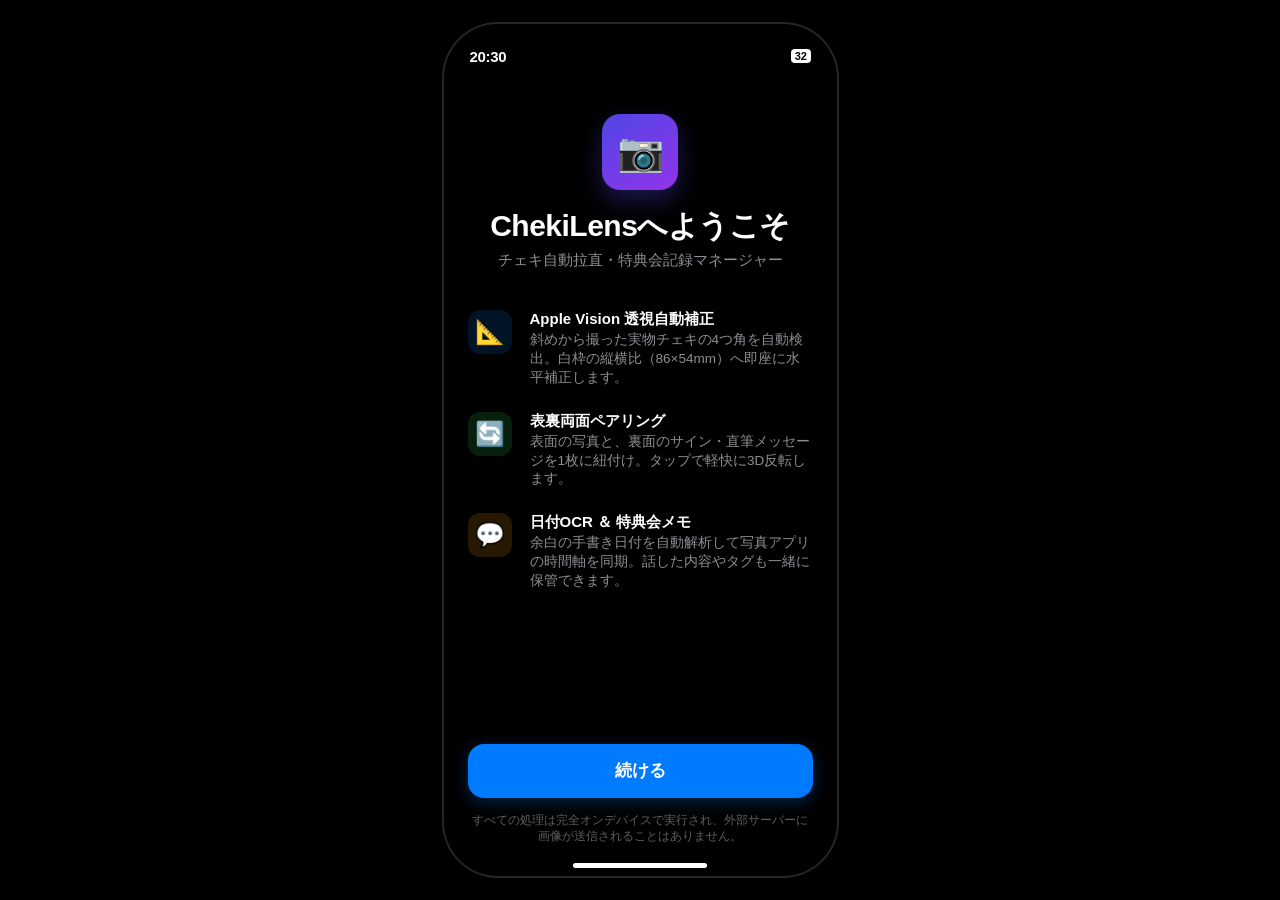
<file: docs/ui/screen_01_onboarding.html>
<!DOCTYPE html>
<html lang="ja">
<head>
<meta charset="UTF-8">
<meta name="viewport" content="width=device-width, initial-scale=1.0">
<title>ChekiLens - 01. ようこそ (iOS 18 Onboarding)</title>
<style>
  * { box-sizing: border-box; margin: 0; padding: 0; font-family: -apple-system, BlinkMacSystemFont, "SF Pro Display", "SF Pro Text", sans-serif; -webkit-font-smoothing: antialiased; }
  body { background: #000; display: flex; align-items: center; justify-content: center; min-height: 100vh; padding: 20px; }
  
  .iphone {
    width: 393px; height: 852px; background: #000000; border-radius: 54px;
    box-shadow: 0 0 0 2px #262626, 0 25px 70px rgba(0,0,0,0.9); position: relative; overflow: hidden;
    display: flex; flex-direction: column; justify-content: space-between; padding: 60px 24px 20px;
  }
  
  .status-bar { height: 50px; display: flex; justify-content: space-between; align-items: center; padding: 14px 26px 0; color: #fff; font-size: 15px; font-weight: 600; letter-spacing: -0.3px; position: absolute; top:0; left:0; right:0; z-index: 100; }
  .dynamic-island { position: absolute; top: 11px; left: 50%; transform: translateX(-50%); width: 125px; height: 35px; background: #000; border-radius: 20px; }

  /* Apple Style Feature List */
  .onboarding-header { text-align: center; margin-top: 30px; }
  .app-icon-large {
    width: 76px; height: 76px; border-radius: 18px; background: linear-gradient(145deg, #4f46e5, #9333ea);
    display: flex; align-items: center; justify-content: center; font-size: 38px; margin: 0 auto 16px;
    box-shadow: 0 10px 25px rgba(79,70,229,0.35);
  }
  .title-main { font-size: 30px; font-weight: 800; color: #fff; letter-spacing: -0.5px; }
  .title-sub { font-size: 15px; color: rgba(235,235,245,0.6); margin-top: 4px; }

  .features-list { display: flex; flex-direction: column; gap: 24px; margin: 40px 0; }
  .feature-row { display: flex; align-items: flex-start; gap: 18px; }
  .feature-icon-box {
    width: 44px; height: 44px; border-radius: 12px; display: flex; align-items: center; justify-content: center; font-size: 24px; flex-shrink: 0;
  }
  .feature-text-block { flex: 1; }
  .feature-heading { font-size: 15px; font-weight: 700; color: #fff; margin-bottom: 2px; }
  .feature-description { font-size: 13.5px; color: rgba(235,235,245,0.6); line-height: 1.4; }

  /* Apple Standard Bottom Button */
  .bottom-actions { display: flex; flex-direction: column; gap: 14px; margin-bottom: 12px; }
  .continue-btn {
    background: #007AFF; color: #fff; font-size: 17px; font-weight: 600; border-radius: 16px; height: 54px;
    display: flex; align-items: center; justify-content: center; cursor: pointer; text-decoration: none;
    box-shadow: 0 4px 16px rgba(0,122,255,0.3);
  }
  .privacy-footnote {
    font-size: 11.5px; color: rgba(235,235,245,0.4); text-align: center; line-height: 1.4;
  }

  .home-indicator { position: absolute; bottom: 8px; left: 50%; transform: translateX(-50%); width: 134px; height: 5px; background: #fff; border-radius: 3px; z-index: 100; }
</style>
</head>
<body>

<div class="iphone">
  <!-- Status Bar -->
  <div class="status-bar">
    <div>20:30</div>
    <div class="dynamic-island"></div>
    <div style="font-size:11px; font-weight:800; background:#fff; color:#000; padding:1px 4px; border-radius:4px;">32</div>
  </div>

  <div>
    <div class="onboarding-header">
      <div class="app-icon-large">📷</div>
      <div class="title-main">ChekiLensへようこそ</div>
      <div class="title-sub">チェキ自動拉直・特典会記録マネージャー</div>
    </div>

    <div class="features-list">
      <div class="feature-row">
        <div class="feature-icon-box" style="background: rgba(10,132,255,0.15); color: #0A84FF;">📐</div>
        <div class="feature-text-block">
          <div class="feature-heading">Apple Vision 透視自動補正</div>
          <div class="feature-description">斜めから撮った実物チェキの4つ角を自動検出。白枠の縦横比（86×54mm）へ即座に水平補正します。</div>
        </div>
      </div>

      <div class="feature-row">
        <div class="feature-icon-box" style="background: rgba(48,209,88,0.15); color: #30D158;">🔄</div>
        <div class="feature-text-block">
          <div class="feature-heading">表裏両面ペアリング</div>
          <div class="feature-description">表面の写真と、裏面のサイン・直筆メッセージを1枚に紐付け。タップで軽快に3D反転します。</div>
        </div>
      </div>

      <div class="feature-row">
        <div class="feature-icon-box" style="background: rgba(255,159,10,0.15); color: #FF9F0A;">💬</div>
        <div class="feature-text-block">
          <div class="feature-heading">日付OCR ＆ 特典会メモ</div>
          <div class="feature-description">余白の手書き日付を自動解析して写真アプリの時間軸を同期。話した内容やタグも一緒に保管できます。</div>
        </div>
      </div>
    </div>
  </div>

  <div class="bottom-actions">
    <div class="continue-btn">続ける</div>
    <div class="privacy-footnote">すべての処理は完全オンデバイスで実行され、外部サーバーに画像が送信されることはありません。</div>
  </div>

  <div class="home-indicator"></div>
</div>

</body>
</html>
</file>
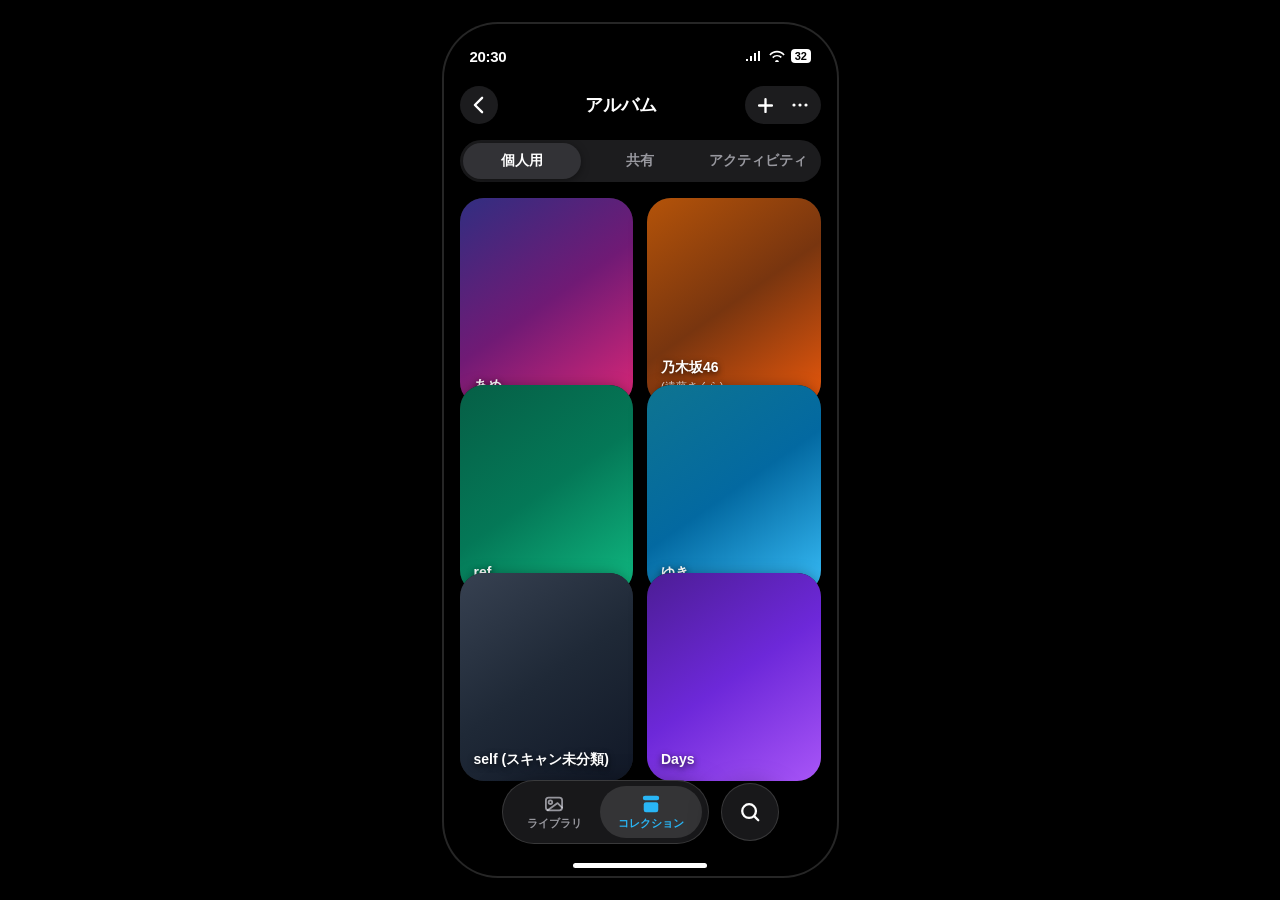
<file: docs/ui/screen_02_gallery.html>
<!DOCTYPE html>
<html lang="ja">
<head>
<meta charset="UTF-8">
<meta name="viewport" content="width=device-width, initial-scale=1.0">
<title>ChekiLens - 02. アルバム (iOS 18 Photos Style)</title>
<style>
  * { box-sizing: border-box; margin: 0; padding: 0; font-family: -apple-system, BlinkMacSystemFont, "SF Pro Text", "SF Pro Display", sans-serif; -webkit-font-smoothing: antialiased; }
  body { background: #000; display: flex; align-items: center; justify-content: center; min-height: 100vh; padding: 20px; }
  
  .iphone {
    width: 393px; height: 852px; background: #000000; border-radius: 54px;
    box-shadow: 0 0 0 2px #262626, 0 25px 70px rgba(0,0,0,0.9); position: relative; overflow: hidden;
    display: flex; flex-direction: column;
  }
  
  /* Status Bar */
  .status-bar { height: 50px; display: flex; justify-content: space-between; align-items: center; padding: 14px 26px 0; color: #fff; font-size: 15px; font-weight: 600; letter-spacing: -0.3px; position: relative; z-index: 100; }
  .dynamic-island { position: absolute; top: 11px; left: 50%; transform: translateX(-50%); width: 125px; height: 35px; background: #000; border-radius: 20px; }
  .status-icons { display: flex; gap: 6px; align-items: center; }
  .battery-pill { background: #fff; color: #000; font-size: 11px; font-weight: 800; padding: 1px 4px; border-radius: 4px; }
  
  /* Top Nav Bar (Exact Image 1) */
  .top-nav { display: flex; align-items: center; justify-content: space-between; padding: 8px 16px 12px; margin-top: 4px; }
  .nav-circle-btn { width: 38px; height: 38px; background: #1C1C1E; border-radius: 50%; display: flex; align-items: center; justify-content: center; cursor: pointer; }
  .nav-title { color: #fff; font-size: 18px; font-weight: 700; }
  .nav-pill-group { display: flex; background: #1C1C1E; border-radius: 20px; height: 38px; align-items: center; padding: 0 4px; }
  .nav-pill-btn { width: 34px; height: 34px; display: flex; align-items: center; justify-content: center; cursor: pointer; }
  
  /* Segmented Control (Exact Image 1) */
  .segment-container { padding: 4px 16px 16px; }
  .segment-bg { background: #1C1C1E; border-radius: 22px; display: flex; padding: 3px; height: 42px; }
  .segment-btn { flex: 1; border-radius: 19px; display: flex; align-items: center; justify-content: center; font-size: 13.5px; font-weight: 600; color: rgba(235,235,245,0.6); cursor: pointer; }
  .segment-btn.active { background: #323236; color: #fff; box-shadow: 0 2px 8px rgba(0,0,0,0.4); }

  /* 2-Column Album Grid (Exact Image 1) */
  .grid-container {
    flex: 1; overflow-y: auto; display: grid; grid-template-columns: 1fr 1fr; gap: 14px; padding: 0 16px 130px;
    scrollbar-width: none;
  }
  .grid-container::-webkit-scrollbar { display: none; }
  .album-card {
    position: relative; aspect-ratio: 4/4.8; border-radius: 24px; overflow: hidden; background: #1C1C1E;
    box-shadow: 0 4px 16px rgba(0,0,0,0.5); cursor: pointer;
  }
  .album-img-wrap { width: 100%; height: 100%; position: relative; }
  .album-gradient { width: 100%; height: 100%; }
  .album-label {
    position: absolute; bottom: 12px; left: 14px; right: 14px;
    color: #fff; font-size: 14px; font-weight: 700; text-shadow: 0 2px 6px rgba(0,0,0,0.8);
    line-height: 1.25;
  }
  .album-sub { font-size: 11px; font-weight: 500; opacity: 0.85; }

  /* Floating Bottom Navigation Bar (Exact Image 1) */
  .floating-bar-wrap {
    position: absolute; bottom: 32px; left: 0; right: 0; display: flex; justify-content: center; align-items: center;
    gap: 12px; z-index: 50; pointer-events: none;
  }
  .nav-pill-main {
    background: rgba(30,30,32,0.82); backdrop-filter: blur(25px); -webkit-backdrop-filter: blur(25px);
    border: 0.5px solid rgba(255,255,255,0.14); border-radius: 32px; display: flex; padding: 5px 6px;
    box-shadow: 0 10px 30px rgba(0,0,0,0.6); pointer-events: auto;
  }
  .pill-tab {
    display: flex; flex-direction: column; align-items: center; justify-content: center;
    padding: 7px 18px; border-radius: 26px; gap: 2px; min-width: 78px; cursor: pointer;
  }
  .pill-tab.active { background: rgba(255,255,255,0.12); }
  .pill-tab-icon { width: 22px; height: 22px; display: flex; align-items: center; justify-content: center; }
  .pill-tab-label { font-size: 10.5px; font-weight: 600; color: rgba(235,235,245,0.6); }
  .pill-tab.active .pill-tab-label { color: #29b6f6; }
  
  .search-fab {
    width: 58px; height: 58px; background: rgba(30,30,32,0.82); backdrop-filter: blur(25px); -webkit-backdrop-filter: blur(25px);
    border: 0.5px solid rgba(255,255,255,0.14); border-radius: 50%; display: flex; align-items: center; justify-content: center;
    box-shadow: 0 10px 30px rgba(0,0,0,0.6); pointer-events: auto; cursor: pointer;
  }

  .home-indicator { position: absolute; bottom: 8px; left: 50%; transform: translateX(-50%); width: 134px; height: 5px; background: #fff; border-radius: 3px; z-index: 100; }
</style>
</head>
<body>

<div class="iphone">
  <!-- Status Bar -->
  <div class="status-bar">
    <div>20:30</div>
    <div class="dynamic-island"></div>
    <div class="status-icons">
      <svg width="18" height="12" viewBox="0 0 18 12" fill="#fff"><path d="M1 9h2v2H1V9zm4-3h2v5H5V6zm4-3h2v8H9V3zm4-2h2v10h-2V1z"/></svg>
      <svg width="16" height="12" viewBox="0 0 16 12" fill="#fff"><path d="M8 2.5a8.5 8.5 0 0 1 6.5 3.1l1.2-1.2A10.2 10.2 0 0 0 8 .8 10.2 10.2 0 0 0 .3 4.4L1.5 5.6A8.5 8.5 0 0 1 8 2.5zm0 3.8a5 5 0 0 1 3.7 1.7l1.2-1.2A6.7 6.7 0 0 0 8 5a6.7 6.7 0 0 0-4.9 2l1.2 1.2A5 5 0 0 1 8 6.3zm0 3.7c1 0 1.9.8 1.9 1.9s-.9 1.9-1.9 1.9-1.9-.9-1.9-1.9.9-1.9 1.9-1.9z"/></svg>
      <div class="battery-pill">32</div>
    </div>
  </div>

  <!-- Top Nav Bar (Image 1) -->
  <div class="top-nav">
    <div class="nav-circle-btn">
      <svg width="11" height="18" viewBox="0 0 12 20" fill="none" stroke="#fff" stroke-width="2.6" stroke-linecap="round" stroke-linejoin="round"><path d="M10 18L2 10L10 2"/></svg>
    </div>
    <div class="nav-title">アルバム</div>
    <div class="nav-pill-group">
      <div class="nav-pill-btn">
        <svg width="17" height="17" viewBox="0 0 16 16" fill="none" stroke="#fff" stroke-width="2.2" stroke-linecap="round"><path d="M8 2v12M2 8h12"/></svg>
      </div>
      <div class="nav-pill-btn">
        <svg width="18" height="6" viewBox="0 0 18 6" fill="#fff"><circle cx="3" cy="3" r="1.6"/><circle cx="9" cy="3" r="1.6"/><circle cx="15" cy="3" r="1.6"/></svg>
      </div>
    </div>
  </div>

  <!-- Segmented Control (Image 1) -->
  <div class="segment-container">
    <div class="segment-bg">
      <div class="segment-btn active">個人用</div>
      <div class="segment-btn">共有</div>
      <div class="segment-btn">アクティビティ</div>
    </div>
  </div>

  <!-- 2-Column Album Grid (Image 1) -->
  <div class="grid-container">
    <div class="album-card">
      <div class="album-img-wrap">
        <div class="album-gradient" style="background: linear-gradient(145deg, #312e81, #701a75, #db2777);"></div>
        <div class="album-label">あめ</div>
      </div>
    </div>

    <div class="album-card">
      <div class="album-img-wrap">
        <div class="album-gradient" style="background: linear-gradient(145deg, #b45309, #78350f, #ea580c);"></div>
        <div class="album-label">乃木坂46<br><span class="album-sub">(遠藤さくら)</span></div>
      </div>
    </div>

    <div class="album-card">
      <div class="album-img-wrap">
        <div class="album-gradient" style="background: linear-gradient(145deg, #065f46, #047857, #10b981);"></div>
        <div class="album-label">ref</div>
      </div>
    </div>

    <div class="album-card">
      <div class="album-img-wrap">
        <div class="album-gradient" style="background: linear-gradient(145deg, #0e7490, #0369a1, #38bdf8);"></div>
        <div class="album-label">ゆき</div>
      </div>
    </div>

    <div class="album-card">
      <div class="album-img-wrap">
        <div class="album-gradient" style="background: linear-gradient(145deg, #374151, #1f2937, #111827);"></div>
        <div class="album-label">self (スキャン未分類)</div>
      </div>
    </div>

    <div class="album-card">
      <div class="album-img-wrap">
        <div class="album-gradient" style="background: linear-gradient(145deg, #4c1d95, #6d28d9, #a855f7);"></div>
        <div class="album-label">Days</div>
      </div>
    </div>
  </div>

  <!-- Floating Bottom Navigation (Exact Image 1) -->
  <div class="floating-bar-wrap">
    <div class="nav-pill-main">
      <div class="pill-tab">
        <div class="pill-tab-icon">
          <svg width="22" height="18" viewBox="0 0 24 20" fill="none" stroke="rgba(235,235,245,0.6)" stroke-width="2" stroke-linecap="round" stroke-linejoin="round"><rect x="3" y="3" width="18" height="14" rx="3"/><circle cx="8" cy="8" r="2"/><path d="M21 14l-5-5L5 17"/></svg>
        </div>
        <span class="pill-tab-label">ライブラリ</span>
      </div>
      <div class="pill-tab active">
        <div class="pill-tab-icon">
          <svg width="22" height="20" viewBox="0 0 24 22" fill="#29b6f6"><rect x="3" y="2" width="18" height="5" rx="2.5"/><rect x="4" y="9" width="16" height="11" rx="2.5"/></svg>
        </div>
        <span class="pill-tab-label">コレクション</span>
      </div>
    </div>
    <div class="search-fab">
      <svg width="22" height="22" viewBox="0 0 24 24" fill="none" stroke="#fff" stroke-width="2.5" stroke-linecap="round" stroke-linejoin="round"><circle cx="11" cy="11" r="7.5"/><path d="M21 21l-4.5-4.5"/></svg>
    </div>
  </div>

  <div class="home-indicator"></div>
</div>

</body>
</html>
</file>
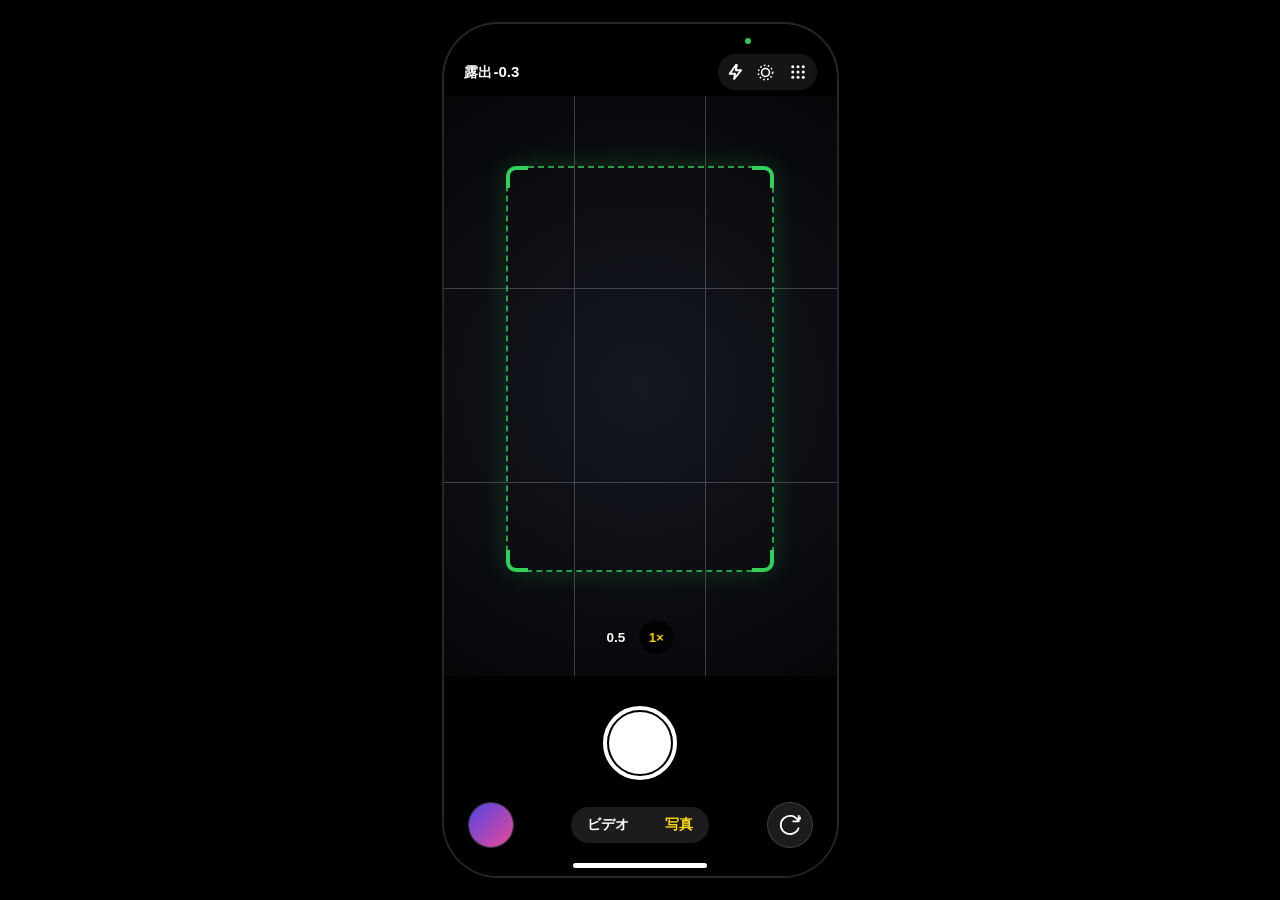
<file: docs/ui/screen_03_camera.html>
<!DOCTYPE html>
<html lang="ja">
<head>
<meta charset="UTF-8">
<meta name="viewport" content="width=device-width, initial-scale=1.0">
<title>ChekiLens - 03. カメラ (iOS Camera Style)</title>
<style>
  * { box-sizing: border-box; margin: 0; padding: 0; font-family: -apple-system, BlinkMacSystemFont, "SF Pro Text", sans-serif; -webkit-font-smoothing: antialiased; }
  body { background: #000; display: flex; align-items: center; justify-content: center; min-height: 100vh; padding: 20px; }
  
  .iphone {
    width: 393px; height: 852px; background: #000000; border-radius: 54px;
    box-shadow: 0 0 0 2px #262626, 0 25px 70px rgba(0,0,0,0.9); position: relative; overflow: hidden;
    display: flex; flex-direction: column; justify-content: space-between;
  }
  
  .privacy-dot { position: absolute; top: 14px; right: 86px; width: 6px; height: 6px; background: #34c759; border-radius: 50%; z-index: 100; }
  
  /* Top Camera Overlay (Exact Image 5) */
  .camera-top-row {
    height: 72px; padding: 24px 20px 0; display: flex; justify-content: space-between; align-items: center; z-index: 50;
  }
  .exposure-indicator { color: #fff; font-size: 13.5px; font-weight: 600; text-shadow: 0 1px 3px rgba(0,0,0,0.8); }
  .exposure-val { font-size: 15px; font-weight: 700; margin-left: 2px; }
  
  .top-control-pill {
    background: rgba(30,30,32,0.72); backdrop-filter: blur(20px); -webkit-backdrop-filter: blur(20px);
    border-radius: 20px; height: 36px; padding: 0 10px; display: flex; align-items: center; gap: 14px;
  }

  /* Viewfinder Area */
  .viewfinder {
    position: absolute; top: 72px; left: 0; right: 0; bottom: 200px; overflow: hidden;
    background: radial-gradient(circle at 50% 50%, #151820 0%, #050608 100%);
  }
  
  /* 3x3 Grid Lines (Exact Image 5) */
  .grid-overlay {
    position: absolute; inset: 0; display: grid; grid-template-columns: 1fr 1fr 1fr; grid-template-rows: 1fr 1fr 1fr;
    pointer-events: none;
  }
  .grid-overlay > div {
    border-right: 0.6px solid rgba(255,255,255,0.22); border-bottom: 0.6px solid rgba(255,255,255,0.22);
  }
  .grid-overlay > div:nth-child(3n) { border-right: none; }
  .grid-overlay > div:nth-child(n+7) { border-bottom: none; }

  /* Cheki Auto-Detection Box */
  .cheki-reticle {
    position: absolute; top: 12%; left: 16%; right: 16%; bottom: 18%;
    border: 2px dashed rgba(48,209,88,0.75); border-radius: 12px; box-shadow: 0 0 25px rgba(48,209,88,0.2);
  }
  .reticle-corner { position: absolute; width: 22px; height: 22px; border-color: #30d158; border-style: solid; }
  .reticle-tl { top: -2px; left: -2px; border-width: 4px 0 0 4px; border-top-left-radius: 10px; }
  .reticle-tr { top: -2px; right: -2px; border-width: 4px 4px 0 0; border-top-right-radius: 10px; }
  .reticle-bl { bottom: -2px; left: -2px; border-width: 0 0 4px 4px; border-bottom-left-radius: 10px; }
  .reticle-br { bottom: -2px; right: -2px; border-width: 0 4px 4px 0; border-bottom-right-radius: 10px; }

  /* Zoom Control (Exact Image 5) */
  .zoom-bar {
    position: absolute; bottom: 22px; left: 50%; transform: translateX(-50%); display: flex; align-items: center; gap: 14px;
    z-index: 50;
  }
  .zoom-val { color: #fff; font-size: 13.5px; font-weight: 700; text-shadow: 0 1px 3px rgba(0,0,0,0.8); cursor: pointer; }
  .zoom-val-active {
    background: rgba(0,0,0,0.65); backdrop-filter: blur(15px); width: 34px; height: 34px; border-radius: 50%;
    display: flex; align-items: center; justify-content: center; color: #ffd60a; font-size: 13px; font-weight: 800;
  }

  /* Bottom Controls Area (Exact Image 5) */
  .bottom-bar {
    height: 200px; background: #000; display: flex; flex-direction: column; align-items: center; justify-content: flex-end;
    padding: 0 24px 28px; z-index: 50; position: relative;
  }
  
  .shutter-outer {
    width: 74px; height: 74px; border-radius: 50%; border: 4px solid #fff; display: flex; align-items: center; justify-content: center;
    margin-bottom: 22px; cursor: pointer;
  }
  .shutter-inner { width: 62px; height: 62px; border-radius: 50%; background: #fff; transition: transform 0.1s; }
  .shutter-outer:active .shutter-inner { transform: scale(0.92); }

  .mode-row {
    width: 100%; display: flex; align-items: center; justify-content: space-between;
  }
  .thumb-circle {
    width: 46px; height: 46px; border-radius: 50%; background: #1c1c1e; border: 1px solid rgba(255,255,255,0.15);
    display: flex; align-items: center; justify-content: center; overflow: hidden; cursor: pointer;
  }
  .mode-pill-selector {
    background: #1c1c1e; border-radius: 20px; height: 36px; display: flex; align-items: center; padding: 2px 6px;
    gap: 16px;
  }
  .mode-label { font-size: 13.5px; font-weight: 700; color: #fff; padding: 4px 10px; border-radius: 16px; cursor: pointer; }
  .mode-label.active { color: #ffd60a; }

  .flip-camera-circle {
    width: 46px; height: 46px; border-radius: 50%; background: #1c1c1e; border: 1px solid rgba(255,255,255,0.15);
    display: flex; align-items: center; justify-content: center; cursor: pointer;
  }

  .home-indicator { position: absolute; bottom: 8px; left: 50%; transform: translateX(-50%); width: 134px; height: 5px; background: #fff; border-radius: 3px; z-index: 100; }
</style>
</head>
<body>

<div class="iphone">
  <div class="privacy-dot"></div>

  <!-- Top Camera Row (Image 5) -->
  <div class="camera-top-row">
    <div class="exposure-indicator">露出<span class="exposure-val">-0.3</span></div>
    
    <div class="top-control-pill">
      <!-- Flash -->
      <svg width="14" height="18" viewBox="0 0 16 20" fill="none" stroke="#fff" stroke-width="2.2" stroke-linecap="round" stroke-linejoin="round"><path d="M9 2L2 12h6l-1 6 8-10H9l1-6z"/></svg>
      <!-- Live Photo -->
      <svg width="19" height="19" viewBox="0 0 24 24" fill="none" stroke="#fff" stroke-width="2"><circle cx="12" cy="12" r="5"/><circle cx="12" cy="12" r="9" stroke-dasharray="2 3"/></svg>
      <!-- Menu Dots -->
      <svg width="18" height="18" viewBox="0 0 24 24" fill="#fff"><circle cx="5" cy="5" r="2"/><circle cx="12" cy="5" r="2"/><circle cx="19" cy="5" r="2"/><circle cx="5" cy="12" r="2"/><circle cx="12" cy="12" r="2"/><circle cx="19" cy="12" r="2"/><circle cx="5" cy="19" r="2"/><circle cx="12" cy="19" r="2"/><circle cx="19" cy="19" r="2"/></svg>
    </div>
  </div>

  <!-- Viewfinder & 3x3 Grid (Image 5) -->
  <div class="viewfinder">
    <div class="grid-overlay">
      <div></div><div></div><div></div><div></div><div></div><div></div><div></div><div></div><div></div>
    </div>

    <!-- Cheki Detection Frame -->
    <div class="cheki-reticle">
      <div class="reticle-corner reticle-tl"></div>
      <div class="reticle-corner reticle-tr"></div>
      <div class="reticle-corner reticle-bl"></div>
      <div class="reticle-corner reticle-br"></div>
    </div>

    <!-- Zoom Selector (Image 5) -->
    <div class="zoom-bar">
      <span class="zoom-val">0.5</span>
      <div class="zoom-val-active">1×</div>
    </div>
  </div>

  <!-- Bottom Camera Controls (Image 5) -->
  <div class="bottom-bar">
    <div class="shutter-outer">
      <div class="shutter-inner"></div>
    </div>

    <div class="mode-row">
      <div class="thumb-circle">
        <div style="width:100%; height:100%; background: linear-gradient(135deg, #4f46e5, #ec4899);"></div>
      </div>

      <div class="mode-pill-selector">
        <span class="mode-label">ビデオ</span>
        <span class="mode-label active">写真</span>
      </div>

      <div class="flip-camera-circle">
        <svg width="22" height="22" viewBox="0 0 24 24" fill="none" stroke="#fff" stroke-width="2" stroke-linecap="round" stroke-linejoin="round"><path d="M21.5 2v6h-6M21.34 15.57a10 10 0 1 1-.57-8.38l5.67-5.67"/></svg>
      </div>
    </div>
  </div>

  <div class="home-indicator"></div>
</div>

</body>
</html>
</file>
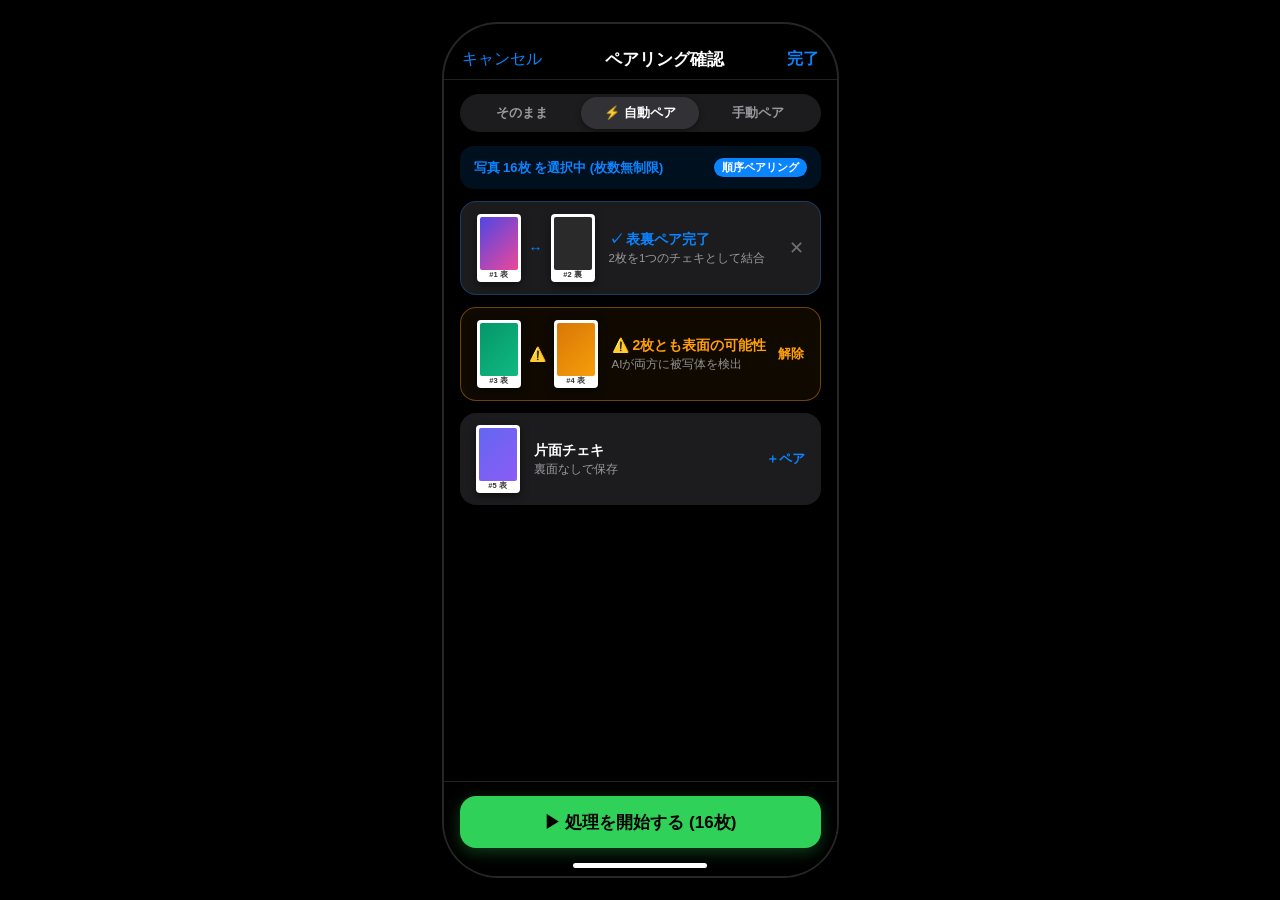
<file: docs/ui/screen_04_pairing.html>
<!DOCTYPE html>
<html lang="ja">
<head>
<meta charset="UTF-8">
<meta name="viewport" content="width=device-width, initial-scale=1.0">
<title>ChekiLens - 04. ペアリングワークベンチ (iOS 18 Sheet Style)</title>
<style>
  * { box-sizing: border-box; margin: 0; padding: 0; font-family: -apple-system, BlinkMacSystemFont, "SF Pro Text", sans-serif; -webkit-font-smoothing: antialiased; }
  body { background: #000; display: flex; align-items: center; justify-content: center; min-height: 100vh; padding: 20px; }
  
  .iphone {
    width: 393px; height: 852px; background: #000000; border-radius: 54px;
    box-shadow: 0 0 0 2px #262626, 0 25px 70px rgba(0,0,0,0.9); position: relative; overflow: hidden;
    display: flex; flex-direction: column; justify-content: space-between;
  }

  /* Sheet Header */
  .sheet-header {
    height: 56px; padding: 16px 18px 0; display: flex; align-items: center; justify-content: space-between;
    border-bottom: 0.5px solid rgba(84,84,88,0.4);
  }
  .sheet-title { color: #fff; font-size: 17px; font-weight: 700; }
  .sheet-btn-cancel { color: #0A84FF; font-size: 16px; cursor: pointer; }
  .sheet-btn-done { color: #0A84FF; font-size: 16px; font-weight: 700; cursor: pointer; }

  /* Segmented Control */
  .segment-wrap { padding: 14px 16px; }
  .segment-pill-bg { background: #1C1C1E; border-radius: 20px; display: flex; padding: 3px; height: 38px; }
  .segment-item { flex: 1; display: flex; align-items: center; justify-content: center; font-size: 13px; font-weight: 600; color: rgba(235,235,245,0.6); border-radius: 17px; cursor: pointer; }
  .segment-item.active { background: #323236; color: #fff; box-shadow: 0 2px 6px rgba(0,0,0,0.4); }

  /* Batch Pairs List */
  .pairs-scroll { flex: 1; overflow-y: auto; padding: 0 16px 20px; display: flex; flex-direction: column; gap: 12px; }
  
  .batch-banner {
    background: rgba(10,132,255,0.12); border-radius: 14px; padding: 12px 14px; display: flex; align-items: center; justify-content: space-between;
    color: #0A84FF; font-size: 13px; font-weight: 600;
  }
  .batch-badge { background: #0A84FF; color: #fff; font-size: 11px; font-weight: 800; padding: 2px 8px; border-radius: 10px; }

  .pair-card {
    background: #1C1C1E; border-radius: 16px; padding: 12px 16px; display: flex; align-items: center; justify-content: space-between;
  }
  .pair-card.matched { border: 1px solid rgba(10,132,255,0.3); }
  .pair-card.alert { border: 1px solid rgba(255,159,10,0.4); background: rgba(255,159,10,0.06); }

  .pair-thumbs-group { display: flex; align-items: center; gap: 8px; }
  .mini-cheki-thumb {
    width: 44px; height: 68px; background: #fff; border-radius: 4px; padding: 3px 3px 12px; display: flex; flex-direction: column;
    position: relative; box-shadow: 0 3px 8px rgba(0,0,0,0.5);
  }
  .thumb-inner { flex: 1; border-radius: 2px; }
  .thumb-tag { position: absolute; bottom: 2px; left: 0; right: 0; text-align: center; font-size: 7.5px; font-weight: 800; color: #333; }

  .pair-info-block { flex: 1; margin-left: 14px; }
  .pair-status-title { font-size: 14px; font-weight: 700; color: #fff; }
  .pair-status-title.blue { color: #0A84FF; }
  .pair-status-title.amber { color: #FF9F0A; }
  .pair-status-sub { font-size: 11.5px; color: rgba(235,235,245,0.6); margin-top: 2px; }

  /* Bottom Start Button */
  .bottom-action-sheet { padding: 14px 16px 28px; background: #000; border-top: 0.5px solid rgba(84,84,88,0.4); }
  .start-btn {
    background: #30D158; color: #000; font-size: 17px; font-weight: 700; border-radius: 16px; height: 52px;
    display: flex; align-items: center; justify-content: center; cursor: pointer; box-shadow: 0 4px 16px rgba(48,209,88,0.3);
  }

  .home-indicator { position: absolute; bottom: 8px; left: 50%; transform: translateX(-50%); width: 134px; height: 5px; background: #fff; border-radius: 3px; z-index: 100; }
</style>
</head>
<body>

<div class="iphone">
  <div class="sheet-header">
    <span class="sheet-btn-cancel">キャンセル</span>
    <span class="sheet-title">ペアリング確認</span>
    <span class="sheet-btn-done">完了</span>
  </div>

  <div class="segment-wrap">
    <div class="segment-pill-bg">
      <div class="segment-item">そのまま</div>
      <div class="segment-item active">⚡ 自動ペア</div>
      <div class="segment-item">手動ペア</div>
    </div>
  </div>

  <div class="pairs-scroll">
    <div class="batch-banner">
      <span>写真 16枚 を選択中 (枚数無制限)</span>
      <span class="batch-badge">順序ペアリング</span>
    </div>

    <!-- Pair 1 -->
    <div class="pair-card matched">
      <div class="pair-thumbs-group">
        <div class="mini-cheki-thumb">
          <div class="thumb-inner" style="background: linear-gradient(135deg, #4f46e5, #ec4899);"></div>
          <span class="thumb-tag">#1 表</span>
        </div>
        <span style="color:#0A84FF; font-weight:800; font-size:14px;">↔</span>
        <div class="mini-cheki-thumb">
          <div class="thumb-inner" style="background: #2a2a2a;"></div>
          <span class="thumb-tag">#2 裏</span>
        </div>
      </div>
      <div class="pair-info-block">
        <div class="pair-status-title blue">✓ 表裏ペア完了</div>
        <div class="pair-status-sub">2枚を1つのチェキとして結合</div>
      </div>
      <span style="color:rgba(235,235,245,0.4); font-size:18px; cursor:pointer;">✕</span>
    </div>

    <!-- Pair 2 (Alert: 2 Fronts) -->
    <div class="pair-card alert">
      <div class="pair-thumbs-group">
        <div class="mini-cheki-thumb">
          <div class="thumb-inner" style="background: linear-gradient(135deg, #059669, #10b981);"></div>
          <span class="thumb-tag">#3 表</span>
        </div>
        <span style="color:#FF9F0A; font-weight:800; font-size:14px;">⚠️</span>
        <div class="mini-cheki-thumb">
          <div class="thumb-inner" style="background: linear-gradient(135deg, #d97706, #f59e0b);"></div>
          <span class="thumb-tag">#4 表</span>
        </div>
      </div>
      <div class="pair-info-block">
        <div class="pair-status-title amber">⚠️ 2枚とも表面の可能性</div>
        <div class="pair-status-sub">AIが両方に被写体を検出</div>
      </div>
      <span style="color:#FF9F0A; font-size:13px; font-weight:700; cursor:pointer;">解除</span>
    </div>

    <!-- Pair 3 Single -->
    <div class="pair-card">
      <div class="pair-thumbs-group">
        <div class="mini-cheki-thumb">
          <div class="thumb-inner" style="background: linear-gradient(135deg, #6366f1, #8b5cf6);"></div>
          <span class="thumb-tag">#5 表</span>
        </div>
      </div>
      <div class="pair-info-block">
        <div class="pair-status-title">片面チェキ</div>
        <div class="pair-status-sub">裏面なしで保存</div>
      </div>
      <span style="color:#0A84FF; font-size:13px; font-weight:600; cursor:pointer;">＋ペア</span>
    </div>
  </div>

  <div class="bottom-action-sheet">
    <div class="start-btn">▶ 処理を開始する (16枚)</div>
  </div>

  <div class="home-indicator"></div>
</div>

</body>
</html>
</file>
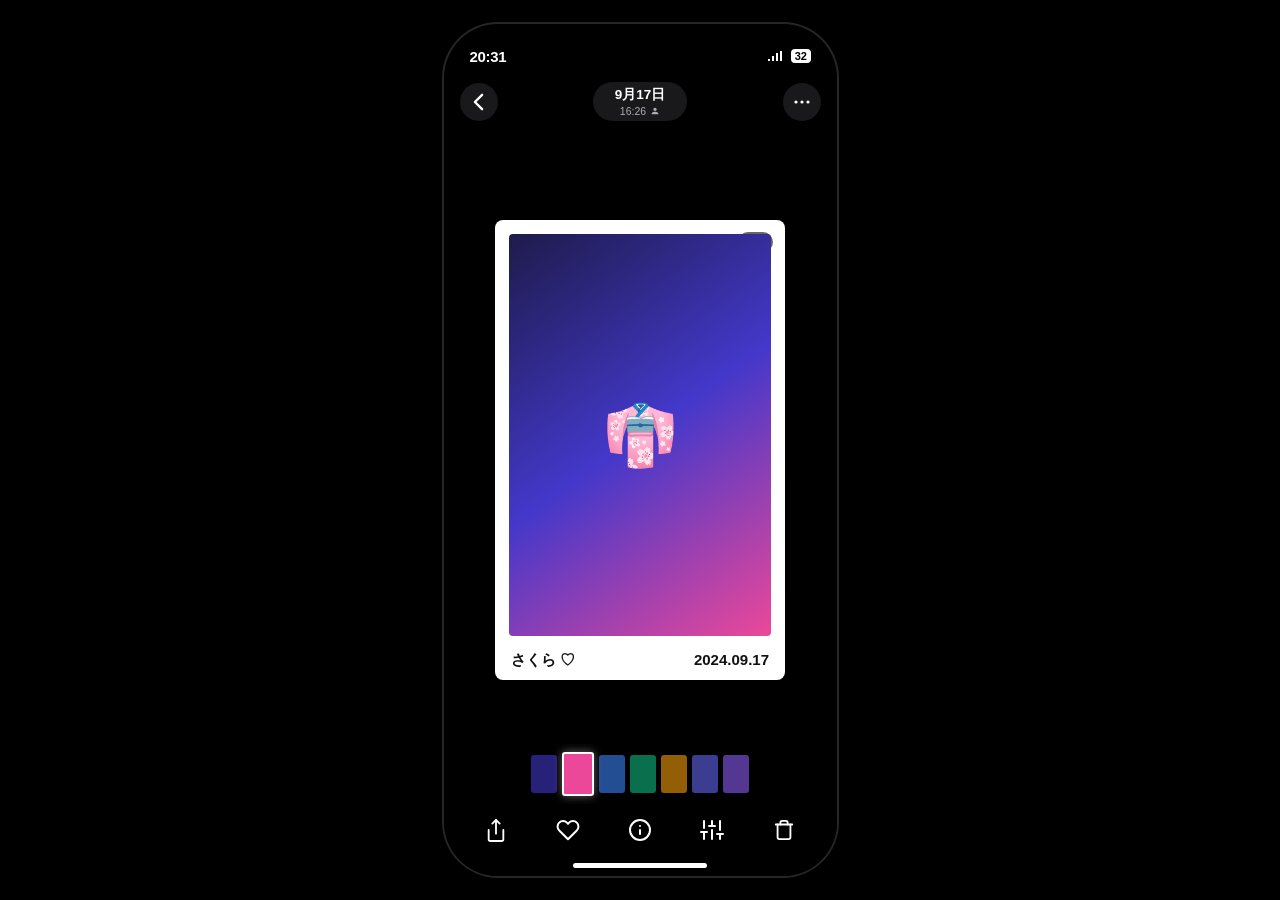
<file: docs/ui/screen_05_detail.html>
<!DOCTYPE html>
<html lang="ja">
<head>
<meta charset="UTF-8">
<meta name="viewport" content="width=device-width, initial-scale=1.0">
<title>ChekiLens - 05. 写真詳細 (iOS 18 Photos Detail Style)</title>
<style>
  * { box-sizing: border-box; margin: 0; padding: 0; font-family: -apple-system, BlinkMacSystemFont, "SF Pro Text", "SF Pro Display", sans-serif; -webkit-font-smoothing: antialiased; }
  body { background: #000; display: flex; align-items: center; justify-content: center; min-height: 100vh; padding: 20px; }
  
  .iphone {
    width: 393px; height: 852px; background: #000000; border-radius: 54px;
    box-shadow: 0 0 0 2px #262626, 0 25px 70px rgba(0,0,0,0.9); position: relative; overflow: hidden;
    display: flex; flex-direction: column; justify-content: space-between;
  }
  
  /* Status Bar */
  .status-bar { height: 50px; display: flex; justify-content: space-between; align-items: center; padding: 14px 26px 0; color: #fff; font-size: 15px; font-weight: 600; letter-spacing: -0.3px; position: absolute; top:0; left:0; right:0; z-index: 100; }
  .dynamic-island { position: absolute; top: 11px; left: 50%; transform: translateX(-50%); width: 125px; height: 35px; background: #000; border-radius: 20px; }
  .battery-pill { background: #fff; color: #000; font-size: 11px; font-weight: 800; padding: 1px 4px; border-radius: 4px; }

  /* Top Overlay Nav (Exact Image 3) */
  .top-overlay {
    position: absolute; top: 58px; left: 0; right: 0; display: flex; align-items: center; justify-content: space-between;
    padding: 0 16px; z-index: 50;
  }
  .circle-btn {
    width: 38px; height: 38px; border-radius: 50%; background: rgba(30,30,32,0.85); backdrop-filter: blur(20px);
    -webkit-backdrop-filter: blur(20px); display: flex; align-items: center; justify-content: center; cursor: pointer;
  }
  .date-time-pill {
    background: rgba(30,30,32,0.85); backdrop-filter: blur(20px); -webkit-backdrop-filter: blur(20px);
    border-radius: 24px; padding: 4px 22px; display: flex; flex-direction: column; align-items: center; justify-content: center;
    box-shadow: 0 4px 16px rgba(0,0,0,0.5); cursor: pointer;
  }
  .pill-date-text { font-size: 13.5px; font-weight: 700; color: #fff; }
  .pill-time-sub { font-size: 10.5px; font-weight: 500; color: rgba(235,235,245,0.7); display: flex; align-items: center; gap: 4px; margin-top: 1px; }

  /* Photo Container */
  .photo-viewport {
    position: absolute; inset: 0; display: flex; align-items: center; justify-content: center;
  }
  .cheki-card {
    width: 290px; height: 460px; background: #FFFFFF; border-radius: 8px; padding: 14px 14px 44px;
    box-shadow: 0 20px 60px rgba(0,0,0,0.9); position: relative; display: flex; flex-direction: column;
  }
  .cheki-photo {
    flex: 1; border-radius: 4px; background: linear-gradient(145deg, #1e1b4b, #4338ca, #ec4899);
    display: flex; align-items: center; justify-content: center; font-size: 60px; position: relative; overflow: hidden;
  }
  .cheki-chin-text {
    position: absolute; bottom: 10px; left: 16px; right: 16px; display: flex; justify-content: space-between; align-items: baseline;
    font-family: 'Bradley Hand', 'Caveat', cursive, sans-serif; font-weight: 700; color: #111; font-size: 15px;
  }

  /* Live / Badge in top right of photo (Exact Image 3) */
  .spatial-badge {
    position: absolute; top: 12px; right: 12px; background: rgba(0,0,0,0.6); backdrop-filter: blur(10px);
    border-radius: 14px; padding: 4px 8px; display: flex; align-items: center; gap: 4px; color: #fff; font-size: 10px; font-weight: 600;
  }

  /* Bottom Controls: Filmstrip Scrubber + Standard 5 Toolbar (Exact Image 3) */
  .bottom-stack {
    position: absolute; bottom: 0; left: 0; right: 0; display: flex; flex-direction: column; z-index: 50;
    background: linear-gradient(to top, rgba(0,0,0,0.95) 40%, rgba(0,0,0,0) 100%);
  }

  /* Filmstrip Scrubber */
  .filmstrip-row {
    display: flex; justify-content: center; align-items: center; gap: 5px; padding: 8px 16px; overflow-x: auto;
  }
  .filmstrip-thumb {
    width: 26px; height: 38px; border-radius: 3px; background: #333; overflow: hidden; opacity: 0.6; flex-shrink: 0;
  }
  .filmstrip-thumb.active {
    width: 32px; height: 44px; border: 2px solid #fff; opacity: 1; box-shadow: 0 0 10px rgba(255,255,255,0.4);
  }

  /* 5 Standard iOS Toolbar Icons (Exact Image 3) */
  .ios-toolbar {
    height: 72px; padding: 0 16px 20px; display: flex; align-items: center; justify-content: space-around;
  }
  .tool-icon-btn {
    width: 44px; height: 44px; display: flex; align-items: center; justify-content: center; color: #fff; cursor: pointer;
  }

  .home-indicator { position: absolute; bottom: 8px; left: 50%; transform: translateX(-50%); width: 134px; height: 5px; background: #fff; border-radius: 3px; z-index: 100; }
</style>
</head>
<body>

<div class="iphone">
  <!-- Status Bar -->
  <div class="status-bar">
    <div>20:31</div>
    <div class="dynamic-island"></div>
    <div class="status-icons" style="display:flex; gap:6px; align-items:center;">
      <svg width="18" height="12" viewBox="0 0 18 12" fill="#fff"><path d="M1 9h2v2H1V9zm4-3h2v5H5V6zm4-3h2v8H9V3zm4-2h2v10h-2V1z"/></svg>
      <div class="battery-pill">32</div>
    </div>
  </div>

  <!-- Top Overlay (Image 3) -->
  <div class="top-overlay">
    <div class="circle-btn">
      <svg width="11" height="18" viewBox="0 0 12 20" fill="none" stroke="#fff" stroke-width="2.6" stroke-linecap="round" stroke-linejoin="round"><path d="M10 18L2 10L10 2"/></svg>
    </div>

    <!-- Date/Time Pill (Image 3) -->
    <div class="date-time-pill">
      <span class="pill-date-text">9月17日</span>
      <span class="pill-time-sub">
        16:26 
        <svg width="10" height="10" viewBox="0 0 24 24" fill="currentColor"><path d="M12 12c2.2 0 4-1.8 4-4s-1.8-4-4-4-4 1.8-4 4 1.8 4 4 4zm0 2c-2.7 0-8 1.3-8 4v2h16v-2c0-2.7-5.3-4-8-4z"/></svg>
      </span>
    </div>

    <div class="circle-btn">
      <svg width="18" height="6" viewBox="0 0 18 6" fill="#fff"><circle cx="3" cy="3" r="1.6"/><circle cx="9" cy="3" r="1.6"/><circle cx="15" cy="3" r="1.6"/></svg>
    </div>
  </div>

  <!-- Main Cheki Photo -->
  <div class="photo-viewport">
    <div class="cheki-card">
      <div class="spatial-badge">
        <svg width="12" height="12" viewBox="0 0 24 24" fill="none" stroke="#fff" stroke-width="2"><path d="M12 2l8 4.5v11L12 22l-8-4.5v-11L12 2z"/></svg>
        <span>›</span>
      </div>
      <div class="cheki-photo">👘</div>
      <div class="cheki-chin-text">
        <span>さくら ♡</span>
        <span>2024.09.17</span>
      </div>
    </div>
  </div>

  <!-- Bottom Stack (Filmstrip + 5 Standard Toolbar Icons) (Image 3) -->
  <div class="bottom-stack">
    <!-- Thumbnail Filmstrip -->
    <div class="filmstrip-row">
      <div class="filmstrip-thumb" style="background:#4338ca;"></div>
      <div class="filmstrip-thumb active" style="background:#ec4899;"></div>
      <div class="filmstrip-thumb" style="background:#3b82f6;"></div>
      <div class="filmstrip-thumb" style="background:#10b981;"></div>
      <div class="filmstrip-thumb" style="background:#f59e0b;"></div>
      <div class="filmstrip-thumb" style="background:#6366f1;"></div>
      <div class="filmstrip-thumb" style="background:#8b5cf6;"></div>
    </div>

    <!-- 5 Standard iOS Toolbar Icons (Image 3) -->
    <div class="ios-toolbar">
      <!-- 1. Share -->
      <div class="tool-icon-btn">
        <svg width="22" height="26" viewBox="0 0 24 28" fill="none" stroke="currentColor" stroke-width="2" stroke-linecap="round" stroke-linejoin="round"><path d="M4 14v10a2 2 0 0 0 2 2h12a2 2 0 0 0 2-2V14"/><polyline points="16 7 12 3 8 7"/><line x1="12" y1="3" x2="12" y2="18"/></svg>
      </div>

      <!-- 2. Heart -->
      <div class="tool-icon-btn">
        <svg width="24" height="24" viewBox="0 0 24 24" fill="none" stroke="currentColor" stroke-width="2" stroke-linecap="round" stroke-linejoin="round"><path d="M20.84 4.61a5.5 5.5 0 0 0-7.78 0L12 5.67l-1.06-1.06a5.5 5.5 0 0 0-7.78 7.78l1.06 1.06L12 21.23l7.78-7.78 1.06-1.06a5.5 5.5 0 0 0 0-7.78z"/></svg>
      </div>

      <!-- 3. Info (i) -->
      <div class="tool-icon-btn">
        <svg width="24" height="24" viewBox="0 0 24 24" fill="none" stroke="currentColor" stroke-width="2" stroke-linecap="round" stroke-linejoin="round"><circle cx="12" cy="12" r="10"/><line x1="12" y1="16" x2="12" y2="12"/><line x1="12" y1="8" x2="12.01" y2="8"/></svg>
      </div>

      <!-- 4. Sliders (Edit) -->
      <div class="tool-icon-btn">
        <svg width="24" height="24" viewBox="0 0 24 24" fill="none" stroke="currentColor" stroke-width="2" stroke-linecap="round" stroke-linejoin="round"><line x1="4" y1="21" x2="4" y2="14"/><line x1="4" y1="10" x2="4" y2="3"/><line x1="12" y1="21" x2="12" y2="12"/><line x1="12" y1="8" x2="12" y2="3"/><line x1="20" y1="21" x2="20" y2="16"/><line x1="20" y1="12" x2="20" y2="3"/><line x1="1" y1="14" x2="7" y2="14"/><line x1="9" y1="8" x2="15" y2="8"/><line x1="17" y1="16" x2="23" y2="16"/></svg>
      </div>

      <!-- 5. Trash -->
      <div class="tool-icon-btn">
        <svg width="22" height="24" viewBox="0 0 24 24" fill="none" stroke="currentColor" stroke-width="2" stroke-linecap="round" stroke-linejoin="round"><polyline points="3 6 5 6 21 6"/><path d="M19 6v14a2 2 0 0 1-2 2H7a2 2 0 0 1-2-2V6m3 0V4a2 2 0 0 1 2-2h4a2 2 0 0 1 2 2v2"/></svg>
      </div>
    </div>
  </div>

  <div class="home-indicator"></div>
</div>

</body>
</html>
</file>
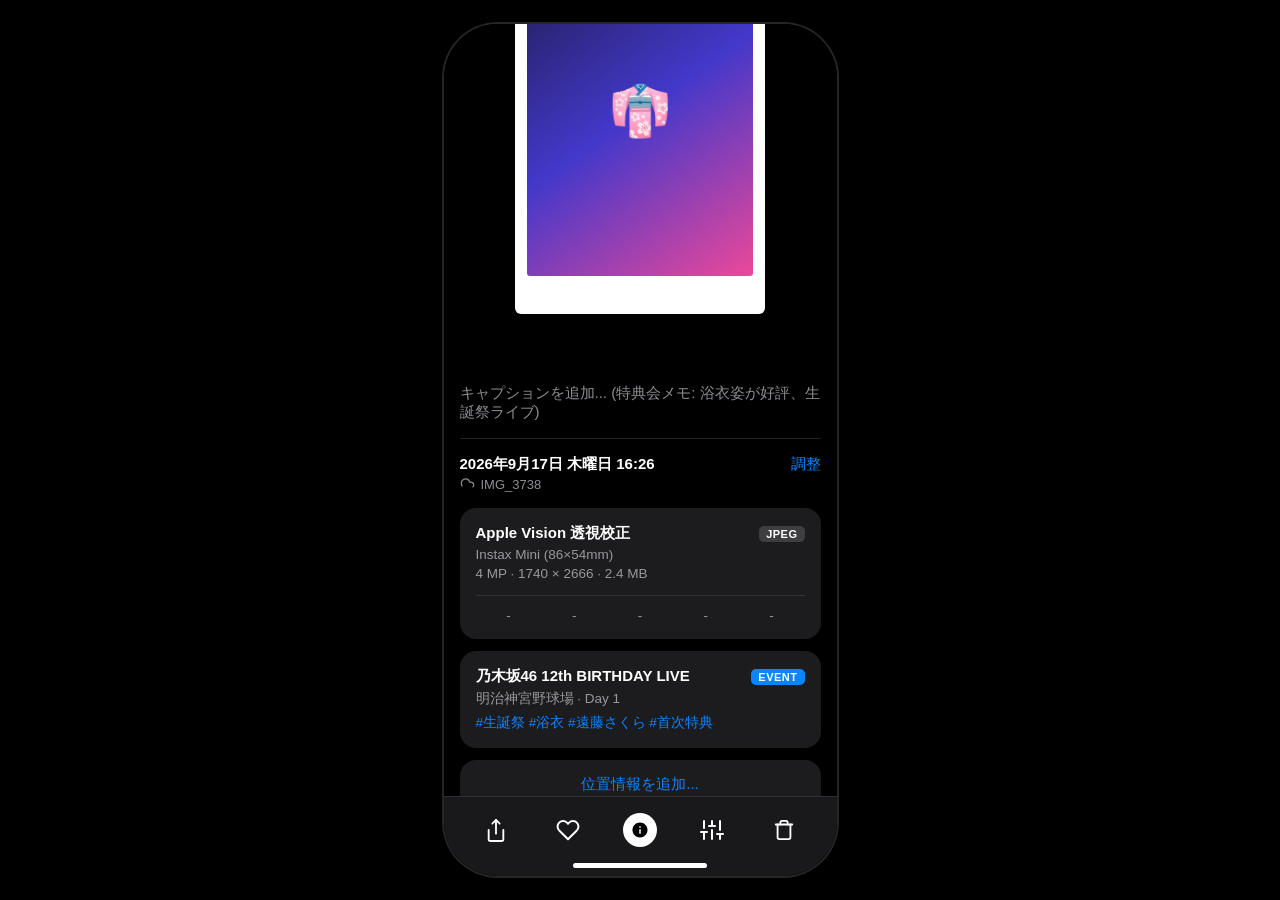
<file: docs/ui/screen_06_memo.html>
<!DOCTYPE html>
<html lang="ja">
<head>
<meta charset="UTF-8">
<meta name="viewport" content="width=device-width, initial-scale=1.0">
<title>ChekiLens - 06. 情報・備忘録 (iOS 18 Info Panel Style)</title>
<style>
  * { box-sizing: border-box; margin: 0; padding: 0; font-family: -apple-system, BlinkMacSystemFont, "SF Pro Text", "SF Pro Display", sans-serif; -webkit-font-smoothing: antialiased; }
  body { background: #000; display: flex; align-items: center; justify-content: center; min-height: 100vh; padding: 20px; }
  
  .iphone {
    width: 393px; height: 852px; background: #000000; border-radius: 54px;
    box-shadow: 0 0 0 2px #262626, 0 25px 70px rgba(0,0,0,0.9); position: relative; overflow: hidden;
    display: flex; flex-direction: column; justify-content: space-between;
  }

  /* Shrunk Photo at Top (Exact Image 4) */
  .photo-top-header {
    height: 340px; background: #000; display: flex; align-items: flex-end; justify-content: center;
    position: relative; overflow: hidden; padding-bottom: 10px;
  }
  .shrunk-cheki {
    width: 250px; height: 380px; background: #fff; border-radius: 6px; padding: 12px 12px 38px;
    box-shadow: 0 10px 40px rgba(0,0,0,0.9); display: flex; flex-direction: column; transform: translateY(-40px);
  }
  .shrunk-img {
    flex: 1; border-radius: 3px; background: linear-gradient(145deg, #1e1b4b, #4338ca, #ec4899);
    display: flex; align-items: center; justify-content: center; font-size: 50px;
  }

  /* Scrollable Info Area (Exact Image 4) */
  .info-scroll-body {
    flex: 1; background: #000; overflow-y: auto; padding: 10px 16px 90px;
    scrollbar-width: none;
  }
  .info-scroll-body::-webkit-scrollbar { display: none; }

  /* Caption (Add note) - Exact Image 4 */
  .caption-input-row {
    padding: 10px 0 16px; font-size: 15px; color: rgba(235,235,245,0.6);
    border-bottom: 0.5px solid rgba(84,84,88,0.4); margin-bottom: 16px; cursor: pointer;
  }

  /* Date & Time Header (Exact Image 4) */
  .date-time-block {
    display: flex; justify-content: space-between; align-items: flex-start; margin-bottom: 16px;
  }
  .full-date-text { font-size: 15px; font-weight: 700; color: #fff; margin-bottom: 3px; }
  .cloud-file-row { font-size: 13px; color: rgba(235,235,245,0.6); display: flex; align-items: center; gap: 6px; }
  .adjust-link { font-size: 15px; color: #0A84FF; font-weight: 500; cursor: pointer; }

  /* Rounded Metadata Group (Exact Image 4) */
  .meta-card {
    background: #1C1C1E; border-radius: 16px; padding: 16px; margin-bottom: 12px;
  }
  .meta-card-top {
    display: flex; justify-content: space-between; align-items: center; margin-bottom: 4px;
  }
  .meta-primary { font-size: 15px; font-weight: 600; color: #fff; }
  .meta-format-badge {
    background: rgba(255,255,255,0.15); padding: 2px 7px; border-radius: 5px; font-size: 11px;
    font-weight: 700; color: #fff; letter-spacing: 0.5px;
  }
  .meta-secondary { font-size: 13.5px; color: rgba(235,235,245,0.6); margin-bottom: 4px; }
  .meta-tech-details { font-size: 13.5px; color: rgba(235,235,245,0.6); }

  .meta-dashes-row {
    display: grid; grid-template-columns: repeat(5, 1fr); margin-top: 14px; padding-top: 12px;
    border-top: 0.5px solid rgba(84,84,88,0.4); text-align: center; color: rgba(235,235,245,0.6); font-size: 13.5px;
  }

  /* Location Card (Exact Image 4) */
  .action-card {
    background: #1C1C1E; border-radius: 16px; padding: 15px 16px; margin-bottom: 12px;
    display: flex; align-items: center; justify-content: center; color: #0A84FF; font-size: 15px; font-weight: 500;
    cursor: pointer;
  }

  /* App Link Card (Exact Image 4) */
  .app-link-card {
    background: #1C1C1E; border-radius: 16px; padding: 14px 16px; margin-bottom: 12px;
    display: flex; align-items: center; justify-content: space-between; cursor: pointer;
  }
  .app-link-left { display: flex; align-items: center; gap: 12px; }
  .app-mini-icon {
    width: 32px; height: 32px; border-radius: 8px; background: linear-gradient(135deg, #4f46e5, #ec4899);
    display: flex; align-items: center; justify-content: center; font-size: 16px;
  }
  .app-link-title { font-size: 15px; color: #fff; font-weight: 500; }
  .chevron-right { color: rgba(235,235,245,0.4); font-size: 16px; font-weight: 600; }

  /* Bottom Toolbar with Active Info Icon (Exact Image 4) */
  .bottom-toolbar {
    height: 80px; background: rgba(28,28,30,0.92); backdrop-filter: blur(25px); -webkit-backdrop-filter: blur(25px);
    border-top: 0.5px solid rgba(84,84,88,0.4); display: flex; align-items: center; justify-content: space-around;
    padding: 0 16px 14px; z-index: 50;
  }
  .tool-icon-btn {
    width: 44px; height: 44px; display: flex; align-items: center; justify-content: center; color: #fff; cursor: pointer;
  }
  .info-icon-active {
    width: 34px; height: 34px; border-radius: 50%; background: #fff; display: flex; align-items: center; justify-content: center;
    color: #000;
  }

  .home-indicator { position: absolute; bottom: 8px; left: 50%; transform: translateX(-50%); width: 134px; height: 5px; background: #fff; border-radius: 3px; z-index: 100; }
</style>
</head>
<body>

<div class="iphone">
  <!-- Shrunk Photo Area (Image 4) -->
  <div class="photo-top-header">
    <div class="shrunk-cheki">
      <div class="shrunk-img">👘</div>
    </div>
  </div>

  <!-- Scrollable Info Area (Image 4) -->
  <div class="info-scroll-body">
    <!-- Caption / Memo Input -->
    <div class="caption-input-row">
      キャプションを追加... (特典会メモ: 浴衣姿が好評、生誕祭ライブ)
    </div>

    <!-- Date/Time Row -->
    <div class="date-time-block">
      <div>
        <div class="full-date-text">2026年9月17日 木曜日 16:26</div>
        <div class="cloud-file-row">
          <svg width="15" height="15" viewBox="0 0 24 24" fill="none" stroke="currentColor" stroke-width="2"><path d="M4 14.899A7 7 0 1 1 15.71 8h1.79a4.5 4.5 0 0 1 2.5 8.242"/></svg>
          IMG_3738
        </div>
      </div>
      <div class="adjust-link">調整</div>
    </div>

    <!-- Metadata Card 1: Scanning / Algorithm -->
    <div class="meta-card">
      <div class="meta-card-top">
        <div class="meta-primary">Apple Vision 透視校正</div>
        <div class="meta-format-badge">JPEG</div>
      </div>
      <div class="meta-secondary">Instax Mini (86×54mm)</div>
      <div class="meta-tech-details">4 MP · 1740 × 2666 · 2.4 MB</div>

      <div class="meta-dashes-row">
        <span>-</span><span>-</span><span>-</span><span>-</span><span>-</span>
      </div>
    </div>

    <!-- Metadata Card 2: Idol & Event Info -->
    <div class="meta-card">
      <div class="meta-card-top">
        <div class="meta-primary">乃木坂46 12th BIRTHDAY LIVE</div>
        <div class="meta-format-badge" style="background:#0A84FF;">EVENT</div>
      </div>
      <div class="meta-secondary">明治神宮野球場 · Day 1</div>
      <div class="meta-tech-details" style="color:#0A84FF; margin-top:6px;">
        #生誕祭 #浴衣 #遠藤さくら #首次特典
      </div>
    </div>

    <!-- Location Action Card -->
    <div class="action-card">
      位置情報を追加...
    </div>

    <!-- Included In App Card -->
    <div class="app-link-card">
      <div class="app-link-left">
        <div class="app-mini-icon">📁</div>
        <div class="app-link-title">ChekiLens 乃木坂46 に含まれています</div>
      </div>
      <div class="chevron-right">›</div>
    </div>
  </div>

  <!-- Bottom Toolbar with Filled Info Icon (Image 4) -->
  <div class="bottom-toolbar">
    <!-- 1. Share -->
    <div class="tool-icon-btn">
      <svg width="22" height="26" viewBox="0 0 24 28" fill="none" stroke="currentColor" stroke-width="2" stroke-linecap="round" stroke-linejoin="round"><path d="M4 14v10a2 2 0 0 0 2 2h12a2 2 0 0 0 2-2V14"/><polyline points="16 7 12 3 8 7"/><line x1="12" y1="3" x2="12" y2="18"/></svg>
    </div>

    <!-- 2. Heart -->
    <div class="tool-icon-btn">
      <svg width="24" height="24" viewBox="0 0 24 24" fill="none" stroke="currentColor" stroke-width="2" stroke-linecap="round" stroke-linejoin="round"><path d="M20.84 4.61a5.5 5.5 0 0 0-7.78 0L12 5.67l-1.06-1.06a5.5 5.5 0 0 0-7.78 7.78l1.06 1.06L12 21.23l7.78-7.78 1.06-1.06a5.5 5.5 0 0 0 0-7.78z"/></svg>
    </div>

    <!-- 3. Active Info (i) - White circle with black 'i' in Image 4 -->
    <div class="tool-icon-btn">
      <div class="info-icon-active">
        <svg width="18" height="18" viewBox="0 0 24 24" fill="currentColor"><path d="M12 2C6.48 2 2 6.48 2 12s4.48 10 10 10 10-4.48 10-10S17.52 2 12 2zm1 15h-2v-6h2v6zm0-8h-2V7h2v2z"/></svg>
      </div>
    </div>

    <!-- 4. Sliders (Edit) -->
    <div class="tool-icon-btn">
      <svg width="24" height="24" viewBox="0 0 24 24" fill="none" stroke="currentColor" stroke-width="2" stroke-linecap="round" stroke-linejoin="round"><line x1="4" y1="21" x2="4" y2="14"/><line x1="4" y1="10" x2="4" y2="3"/><line x1="12" y1="21" x2="12" y2="12"/><line x1="12" y1="8" x2="12" y2="3"/><line x1="20" y1="21" x2="20" y2="16"/><line x1="20" y1="12" x2="20" y2="3"/><line x1="1" y1="14" x2="7" y2="14"/><line x1="9" y1="8" x2="15" y2="8"/><line x1="17" y1="16" x2="23" y2="16"/></svg>
    </div>

    <!-- 5. Trash -->
    <div class="tool-icon-btn">
      <svg width="22" height="24" viewBox="0 0 24 24" fill="none" stroke="currentColor" stroke-width="2" stroke-linecap="round" stroke-linejoin="round"><polyline points="3 6 5 6 21 6"/><path d="M19 6v14a2 2 0 0 1-2 2H7a2 2 0 0 1-2-2V6m3 0V4a2 2 0 0 1 2-2h4a2 2 0 0 1 2 2v2"/></svg>
    </div>
  </div>

  <div class="home-indicator"></div>
</div>

</body>
</html>
</file>
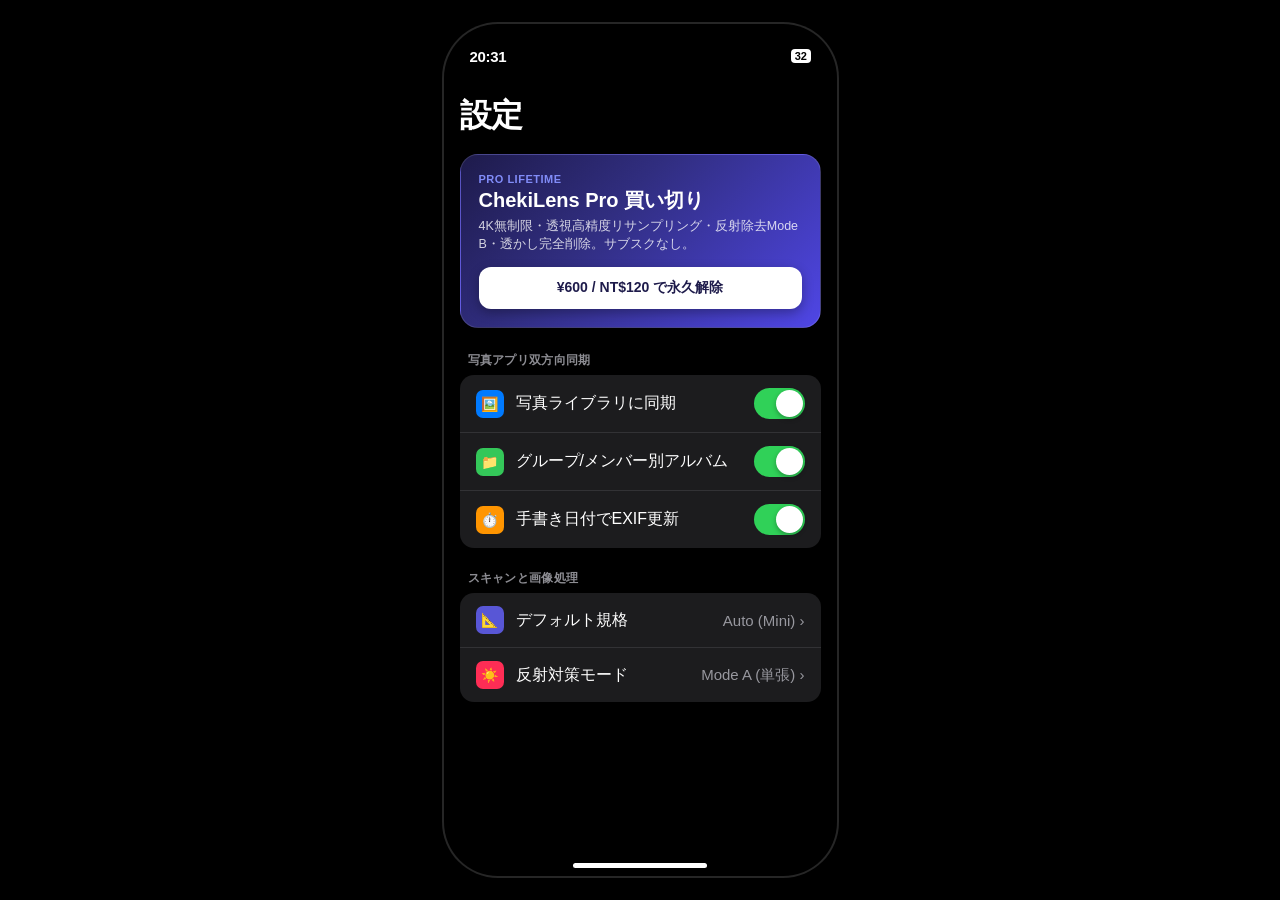
<file: docs/ui/screen_07_settings.html>
<!DOCTYPE html>
<html lang="ja">
<head>
<meta charset="UTF-8">
<meta name="viewport" content="width=device-width, initial-scale=1.0">
<title>ChekiLens - 07. 設定 (iOS 18 Settings Style)</title>
<style>
  * { box-sizing: border-box; margin: 0; padding: 0; font-family: -apple-system, BlinkMacSystemFont, "SF Pro Text", "SF Pro Display", sans-serif; -webkit-font-smoothing: antialiased; }
  body { background: #000; display: flex; align-items: center; justify-content: center; min-height: 100vh; padding: 20px; }
  
  .iphone {
    width: 393px; height: 852px; background: #000000; border-radius: 54px;
    box-shadow: 0 0 0 2px #262626, 0 25px 70px rgba(0,0,0,0.9); position: relative; overflow: hidden;
    display: flex; flex-direction: column; justify-content: space-between;
  }
  
  .status-bar { height: 50px; display: flex; justify-content: space-between; align-items: center; padding: 14px 26px 0; color: #fff; font-size: 15px; font-weight: 600; letter-spacing: -0.3px; position: absolute; top:0; left:0; right:0; z-index: 100; }
  .dynamic-island { position: absolute; top: 11px; left: 50%; transform: translateX(-50%); width: 125px; height: 35px; background: #000; border-radius: 20px; }

  .settings-scroll { flex: 1; overflow-y: auto; padding: 60px 16px 40px; scrollbar-width: none; }
  .settings-scroll::-webkit-scrollbar { display: none; }

  .settings-title { font-size: 32px; font-weight: 800; color: #fff; letter-spacing: -0.5px; margin: 10px 0 16px; }

  /* StoreKit Pro Card */
  .pro-card-banner {
    background: linear-gradient(135deg, #1e1b4b 0%, #312e81 40%, #4f46e5 100%);
    border-radius: 18px; padding: 18px; margin-bottom: 24px; border: 1px solid rgba(255,255,255,0.12);
  }
  .pro-badge { font-size: 11px; font-weight: 800; color: #818cf8; letter-spacing: 0.5px; }
  .pro-h1 { font-size: 20px; font-weight: 800; color: #fff; margin: 2px 0 4px; }
  .pro-desc { font-size: 12.5px; color: rgba(255,255,255,0.8); line-height: 1.4; margin-bottom: 14px; }
  .pro-buy-btn {
    background: #fff; color: #1e1b4b; font-size: 14px; font-weight: 700; border-radius: 12px; padding: 12px;
    text-align: center; cursor: pointer; box-shadow: 0 4px 12px rgba(0,0,0,0.3);
  }

  /* Inset Grouped Section */
  .group-title { font-size: 12px; font-weight: 600; color: rgba(235,235,245,0.6); text-transform: uppercase; margin: 0 8px 6px; letter-spacing: 0.3px; }
  .inset-group { background: #1C1C1E; border-radius: 14px; overflow: hidden; margin-bottom: 22px; }
  .inset-cell {
    display: flex; align-items: center; justify-content: space-between; padding: 13px 16px;
    border-bottom: 0.5px solid rgba(84,84,88,0.4);
  }
  .inset-cell:last-child { border-bottom: none; }
  .cell-left { display: flex; align-items: center; gap: 12px; }
  .cell-icon { width: 28px; height: 28px; border-radius: 7px; display: flex; align-items: center; justify-content: center; font-size: 14px; }
  .cell-name { font-size: 16px; color: #fff; font-weight: 500; }
  .cell-right { font-size: 15px; color: rgba(235,235,245,0.6); display: flex; align-items: center; gap: 6px; }

  /* iOS Switch */
  .ios-switch { width: 51px; height: 31px; border-radius: 16px; background: #30D158; position: relative; cursor: pointer; }
  .switch-knob { width: 27px; height: 27px; border-radius: 50%; background: #fff; position: absolute; top: 2px; right: 2px; box-shadow: 0 2px 5px rgba(0,0,0,0.3); }

  .home-indicator { position: absolute; bottom: 8px; left: 50%; transform: translateX(-50%); width: 134px; height: 5px; background: #fff; border-radius: 3px; z-index: 100; }
</style>
</head>
<body>

<div class="iphone">
  <div class="status-bar">
    <div>20:31</div>
    <div class="dynamic-island"></div>
    <div style="font-size:11px; font-weight:800; background:#fff; color:#000; padding:1px 4px; border-radius:4px;">32</div>
  </div>

  <div class="settings-scroll">
    <div class="settings-title">設定</div>

    <!-- StoreKit 2 Pro Purchase -->
    <div class="pro-card-banner">
      <div class="pro-badge">PRO LIFETIME</div>
      <div class="pro-h1">ChekiLens Pro 買い切り</div>
      <div class="pro-desc">4K無制限・透視高精度リサンプリング・反射除去Mode B・透かし完全削除。サブスクなし。</div>
      <div class="pro-buy-btn">¥600 / NT$120 で永久解除</div>
    </div>

    <!-- Group 1: Photos Sync -->
    <div class="group-title">写真アプリ双方向同期</div>
    <div class="inset-group">
      <div class="inset-cell">
        <div class="cell-left">
          <div class="cell-icon" style="background:#007AFF;">🖼️</div>
          <span class="cell-name">写真ライブラリに同期</span>
        </div>
        <div class="ios-switch"><div class="switch-knob"></div></div>
      </div>
      <div class="inset-cell">
        <div class="cell-left">
          <div class="cell-icon" style="background:#34C759;">📁</div>
          <span class="cell-name">グループ/メンバー別アルバム</span>
        </div>
        <div class="ios-switch"><div class="switch-knob"></div></div>
      </div>
      <div class="inset-cell">
        <div class="cell-left">
          <div class="cell-icon" style="background:#FF9500;">⏱️</div>
          <span class="cell-name">手書き日付でEXIF更新</span>
        </div>
        <div class="ios-switch"><div class="switch-knob"></div></div>
      </div>
    </div>

    <!-- Group 2: Camera & Algorithm -->
    <div class="group-title">スキャンと画像処理</div>
    <div class="inset-group">
      <div class="inset-cell">
        <div class="cell-left">
          <div class="cell-icon" style="background:#5856D6;">📐</div>
          <span class="cell-name">デフォルト規格</span>
        </div>
        <div class="cell-right">Auto (Mini) ›</div>
      </div>
      <div class="inset-cell">
        <div class="cell-left">
          <div class="cell-icon" style="background:#FF2D55;">☀️</div>
          <span class="cell-name">反射対策モード</span>
        </div>
        <div class="cell-right">Mode A (単張) ›</div>
      </div>
    </div>
  </div>

  <div class="home-indicator"></div>
</div>

</body>
</html>
</file>
